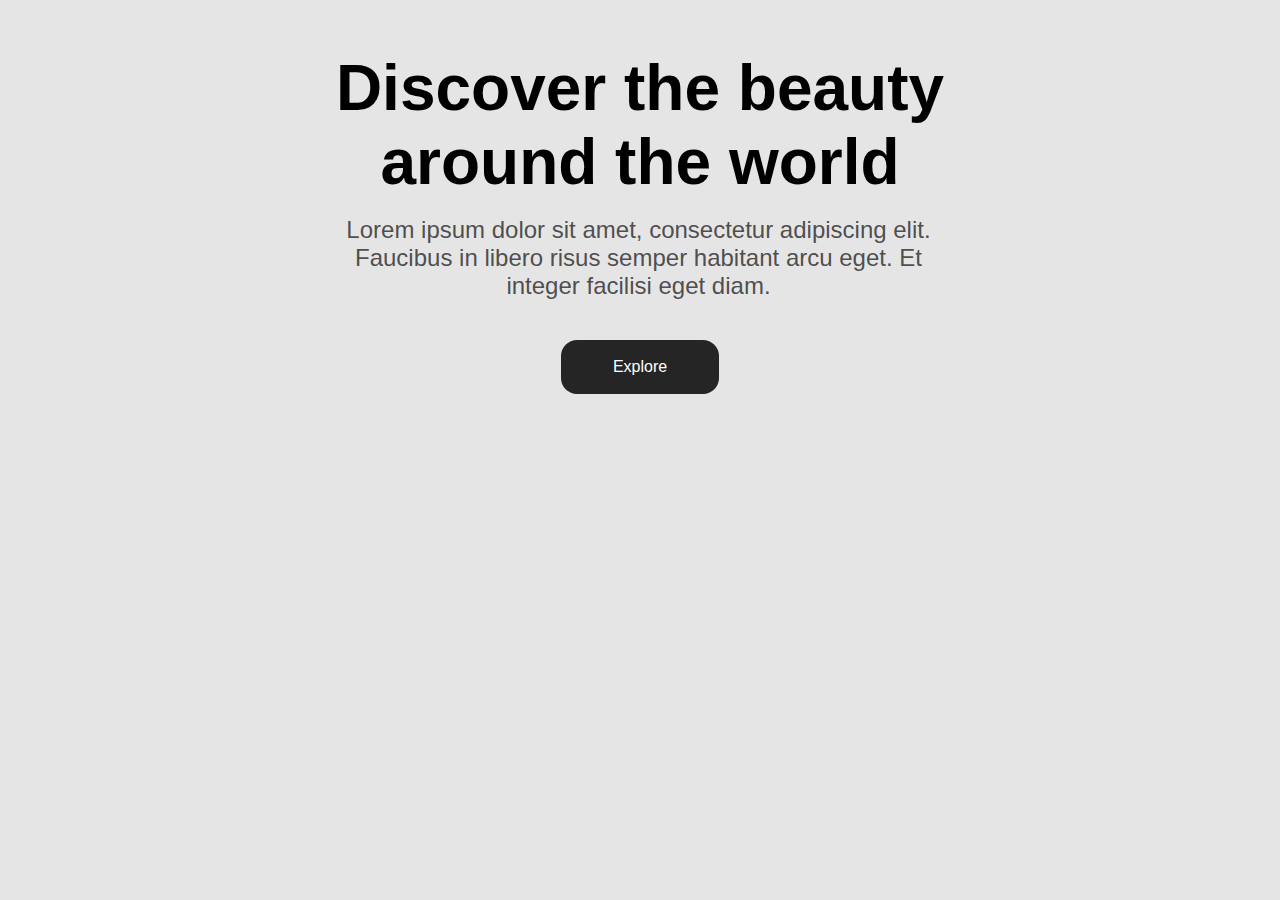
<file: prototips/prototip1_10/prototip_1/index.html>
<!DOCTYPE html>
<html lang="en">
<head>
    <meta charset="UTF-8">
    <meta name="viewport" content="width=device-width, initial-scale=1.0">
    <title>Prototip 1</title>
    <link rel="stylesheet" href="index.css">
</head>
<body>
    <div class="text-center">
        <div>
            <div class="text-align width1">
                <h1>Discover the beauty around the world</h1>     
            </div>
            <div class="text-align width2">
                <h2>Lorem ipsum dolor sit amet, consectetur adipiscing elit. Faucibus in libero risus semper habitant arcu eget. Et integer facilisi eget diam.</h2>
            </div>  
            <div class="text-center text-align">
                <p>Explore</p>
            </div>          
        </div>
    </div>

</body>
</html>
</file>
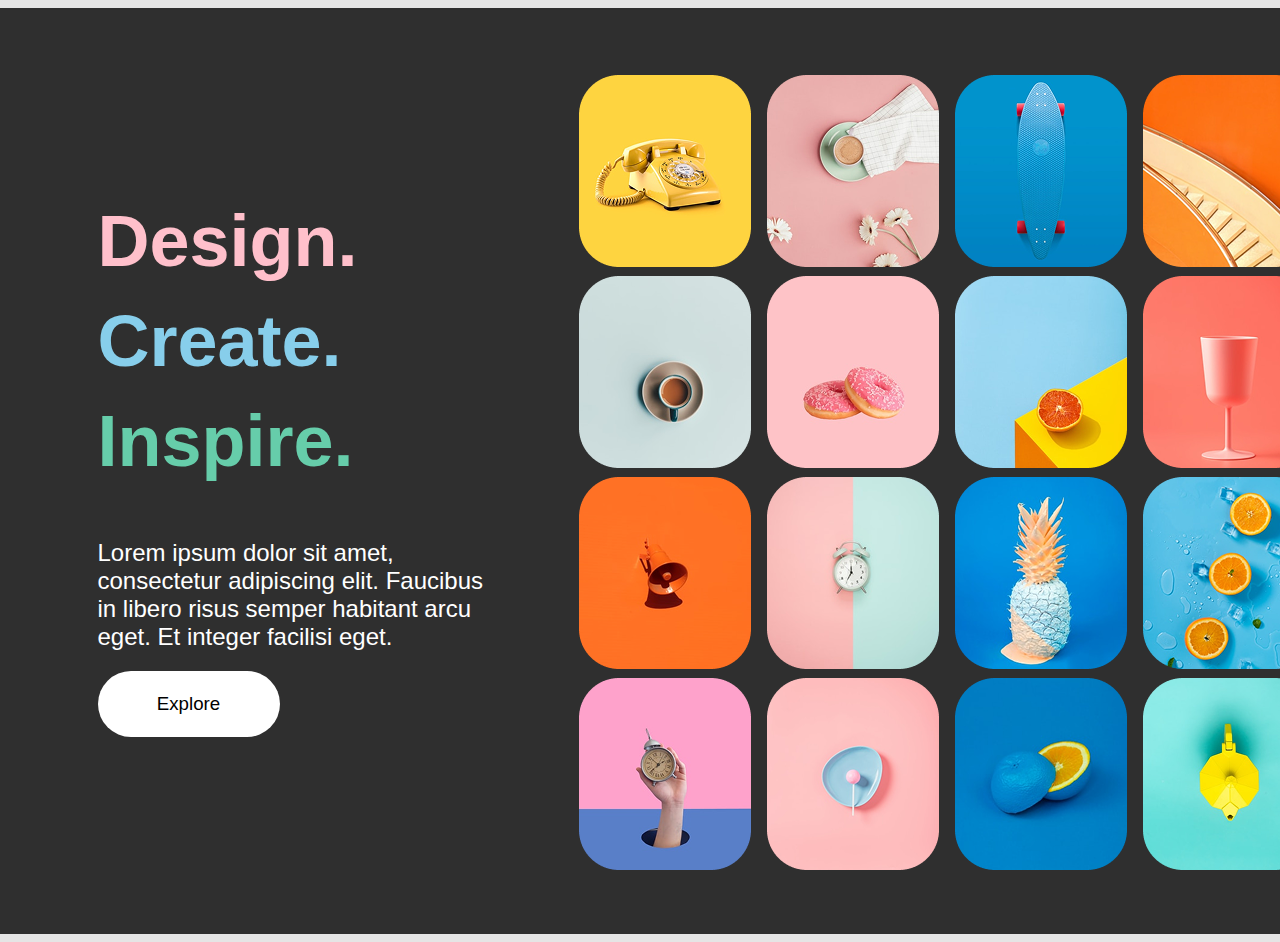
<file: prototips/prototip1_10/prototip_10/index.html>
<!DOCTYPE html>
<html lang="zxx">
<head>
    <meta charset="UTF-8">
    <meta name="viewport" content="width=device-width, initial-scale=1.0">
    <title>Prototip - 10</title>
    <link rel="stylesheet" href="index.css">
</head>
<body>
    <div class="fondo flex">
        <div class="text">
            <div>
                <h1><span class="rosa">Design.</span> <span class="azul">Create.</span> <span class="verde">Inspire.</span></h1>
                <h2>Lorem ipsum dolor sit amet, consectetur adipiscing elit. Faucibus in libero risus semper habitant arcu eget. Et integer facilisi eget.</h2>
            </div>
            <div>
                <h3>Explore</h3>
            </div>
        </div>
        <div class="flex imagenes gap">
            <div class="gap">
                <div>
                    <img src="images/1.png" alt="1">
                </div>
                <div>
                    <img src="images/2.png" alt="2">
                </div>
                <div>
                    <img src="images/3.png" alt="3">
                </div>
                <div>
                    <img src="images/4.png" alt="5">
                </div>
            </div>
            <div>
                <div>
                    <img src="images/5.png" alt="5">
                </div>
                <div>
                    <img src="images/6.png" alt="6">
                </div>
                <div>
                    <img src="images/7.png" alt="7">
                </div>
                <div>
                    <img src="images/8.png" alt="8">
                </div>
            </div>
            <div >
                <div>
                    <img src="images/9.png" alt="9">
                </div>
                <div>
                    <img src="images/10.png" alt="10">
                </div>
                <div>
                    <img src="images/11.png" alt="11">
                </div>
                <div>
                    <img src="images/12.png" alt="12">
                </div>
            </div>
            <div>
                <div>
                    <img src="images/13.png" alt="13">
                </div>
                <div>
                    <img src="images/14.png" alt="14">
                </div>
                <div>
                    <img src="images/15.png" alt="15">
                </div>
                <div>
                    <img src="images/16.png" alt="16">
                </div>
            </div>
        </div>
    </div>
</body>
</html>
</file>
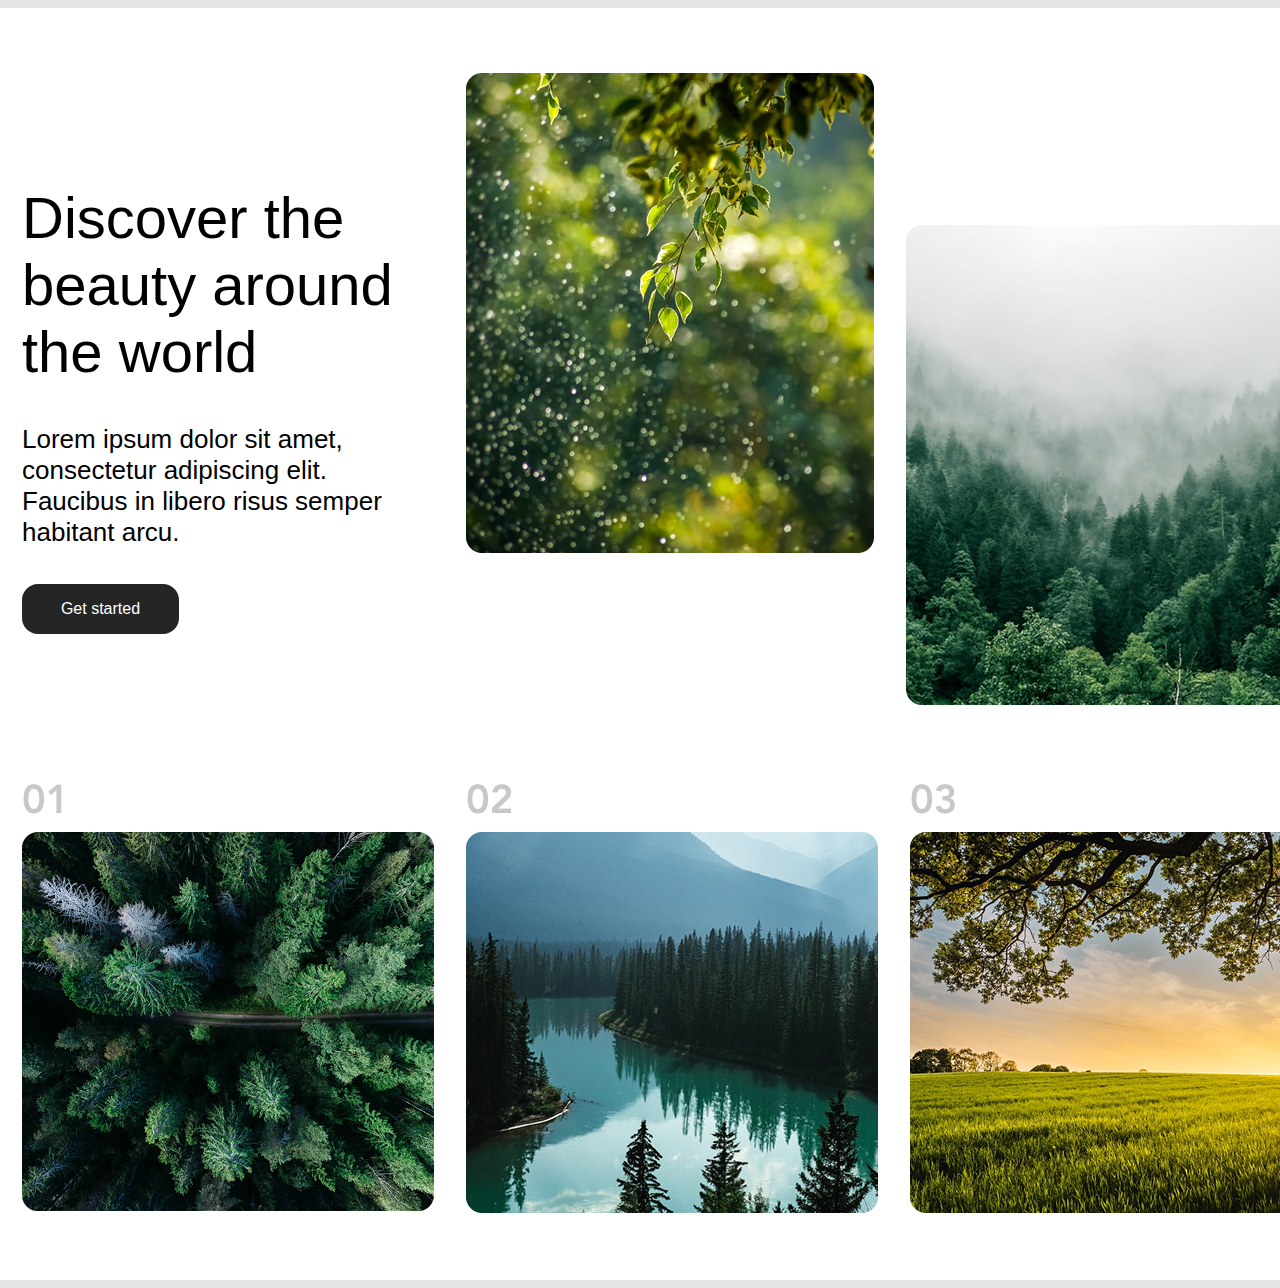
<file: prototips/prototip1_10/prototip_2/index.html>
<!DOCTYPE html>
<html lang="en">
<head>
    <meta charset="UTF-8">
    <meta name="viewport" content="width=device-width, initial-scale=1.0">
    <title>Prototip 2</title>
    <link rel="stylesheet" href="index.css">
</head>
<body>
    <div class="flex center">
        <div>   
            <div class="flex">
                <div class="margin-text">
                    <div class="width1">
                        <h1>Discover the beauty around the world</h1>
                    </div>
                    <div class="width2">
                        <h2>Lorem ipsum dolor sit amet, consectetur adipiscing elit. Faucibus in libero risus semper habitant arcu.</h2>
                    </div>
                    <div class="width3">
                        <p><a href="#">Get started</a></p>
                    </div>                
                </div>
                <div class="flex gap32">
                    <div class="margin-top-image">
                        <img src="imatges/image_left.png" alt="image_left">
                    </div>
                    <div class="margin-top2">
                        <img src="imatges/image_right.png" alt="image_right">
                    </div>
                </div>            
            </div>
            <div class="margin-top3">
                <div class="flex gap32">
                    <div class="margin-images">
                        <img src="imatges/frame3.png" alt="f1">
                    </div>
                    <div>
                        <img src="imatges/frame2.png" alt="f2">
                    </div>
                    <div>
                        <img src="imatges/frame1.png" alt="f3">
                    </div>
                </div>
            </div>                 
        </div>
    </div>

</body>
</html>
</file>
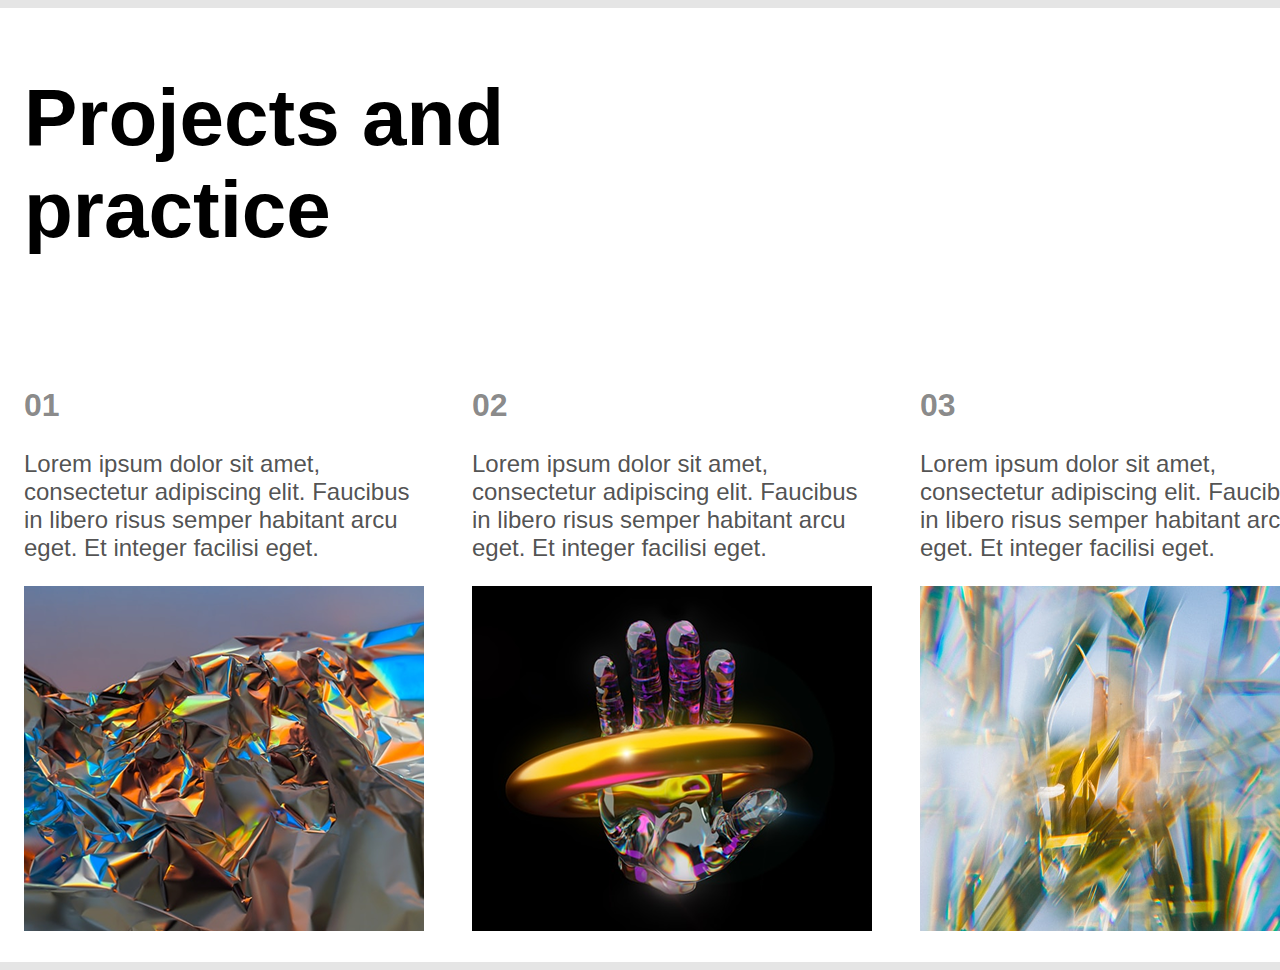
<file: prototips/prototip1_10/prototip_5/index.html>
<!DOCTYPE html>
<html lang="en">
<head>
    <meta charset="UTF-8">
    <meta name="viewport" content="width=device-width, initial-scale=1.0">
    <title>Prototip 5</title>
    <link rel="stylesheet" href="index.css">
</head>
<body>
    <div class="fondo">
        <div class="width-h1">
            <h1>Projects and practice</h1>
        </div>
        <div class="flex margin">
            <div class="width-h2">
                <div>
                    <h2>01</h2>
                    <p>Lorem ipsum dolor sit amet, consectetur adipiscing elit. Faucibus in libero risus semper habitant arcu eget. Et integer facilisi eget.</p>
                </div>
                <div>
                    <img src="images/3frame.png" alt="">
                </div>
            </div>
            <div class="width-h2">
                <div>
                    <h2>02</h2>
                    <p>Lorem ipsum dolor sit amet, consectetur adipiscing elit. Faucibus in libero risus semper habitant arcu eget. Et integer facilisi eget.</p>
                </div>
                <div>
                    <img src="images/2frame.png" alt="">
                </div>
            </div>
            <div class="width-h2">
                <div>
                    <h2>03</h2>
                    <p>Lorem ipsum dolor sit amet, consectetur adipiscing elit. Faucibus in libero risus semper habitant arcu eget. Et integer facilisi eget.</p>
                </div>
                <div>
                    <img src="images/1frame.png" alt="">
                </div>
            </div>
        </div>
    </div>
</body>
</html>
</file>
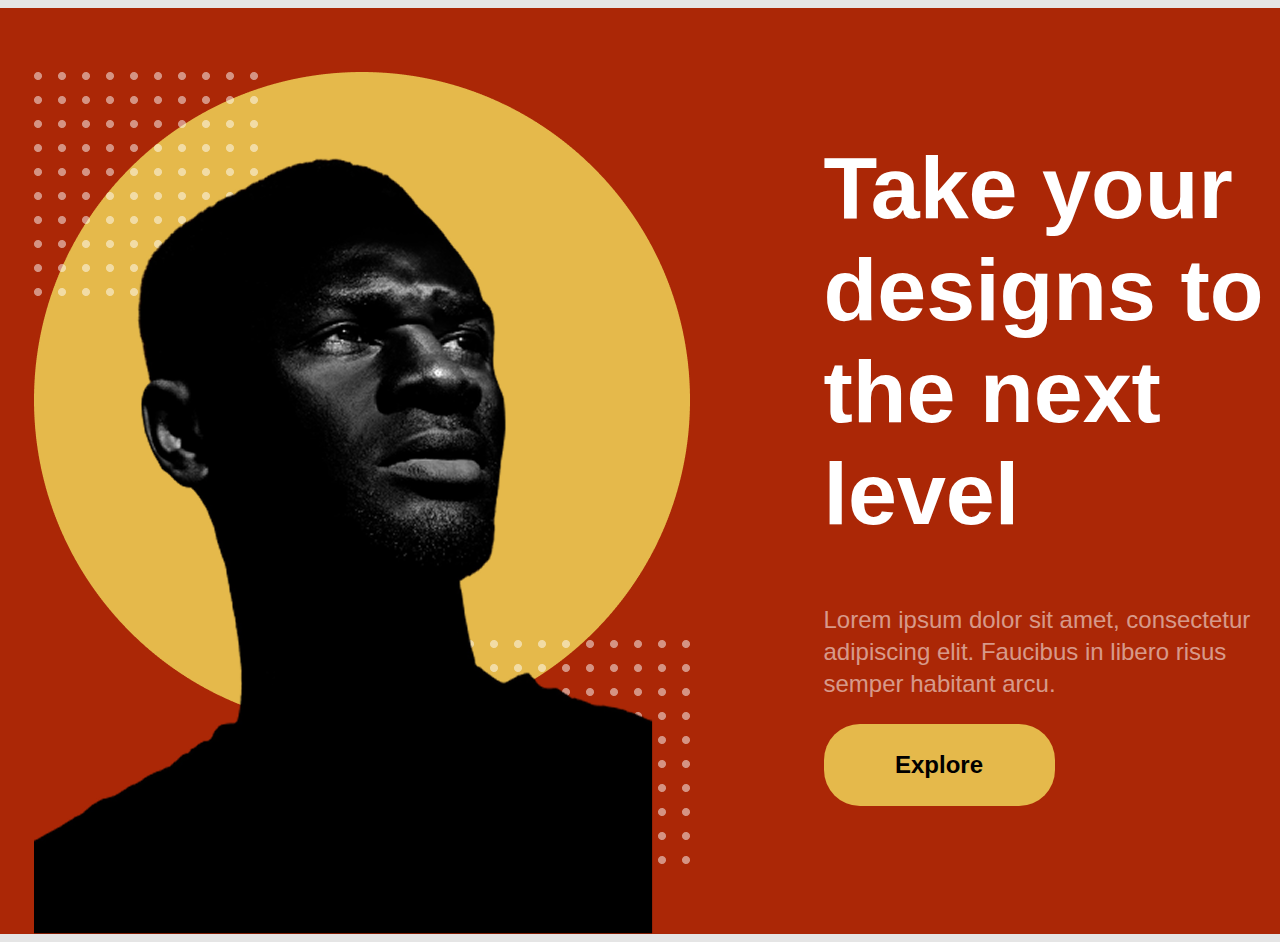
<file: prototips/prototip1_10/prototip_8/index.html>
<!DOCTYPE html>
<html lang="es">
<head>
    <meta charset="UTF-8">
    <meta name="viewport" content="width=device-width, initial-scale=1.0">
    <title>Prototip 8</title>
    <link rel="stylesheet" href="index.css">
</head>
<body>
    <div class="fondo flex">
        <div>
            <div class="imagen">
                <div>
                    <img src="images/circulo.png" alt="circulo">
                </div>
                <div class="puntos2">
                    <img src="images/puntos.png" alt="puntos"> 
                </div>
                <div class="puntos">
                    <img src="images/puntos1.png" alt="puntos1">
                </div>
                <div class="señor">
                    <img src="images/señor.png" alt="señor">
                </div>                
            </div>
        </div>
        <div class="texto">
            <div>
                <h1>Take your designs to the next level</h1>
            </div>
            <div>
                <p>Lorem ipsum dolor sit amet, consectetur adipiscing elit. Faucibus in libero risus semper habitant arcu.</p>
            </div>
            <div>
                <h2>Explore</h2>
            </div>
        </div>
    </div>
</body>
</html>
</file>
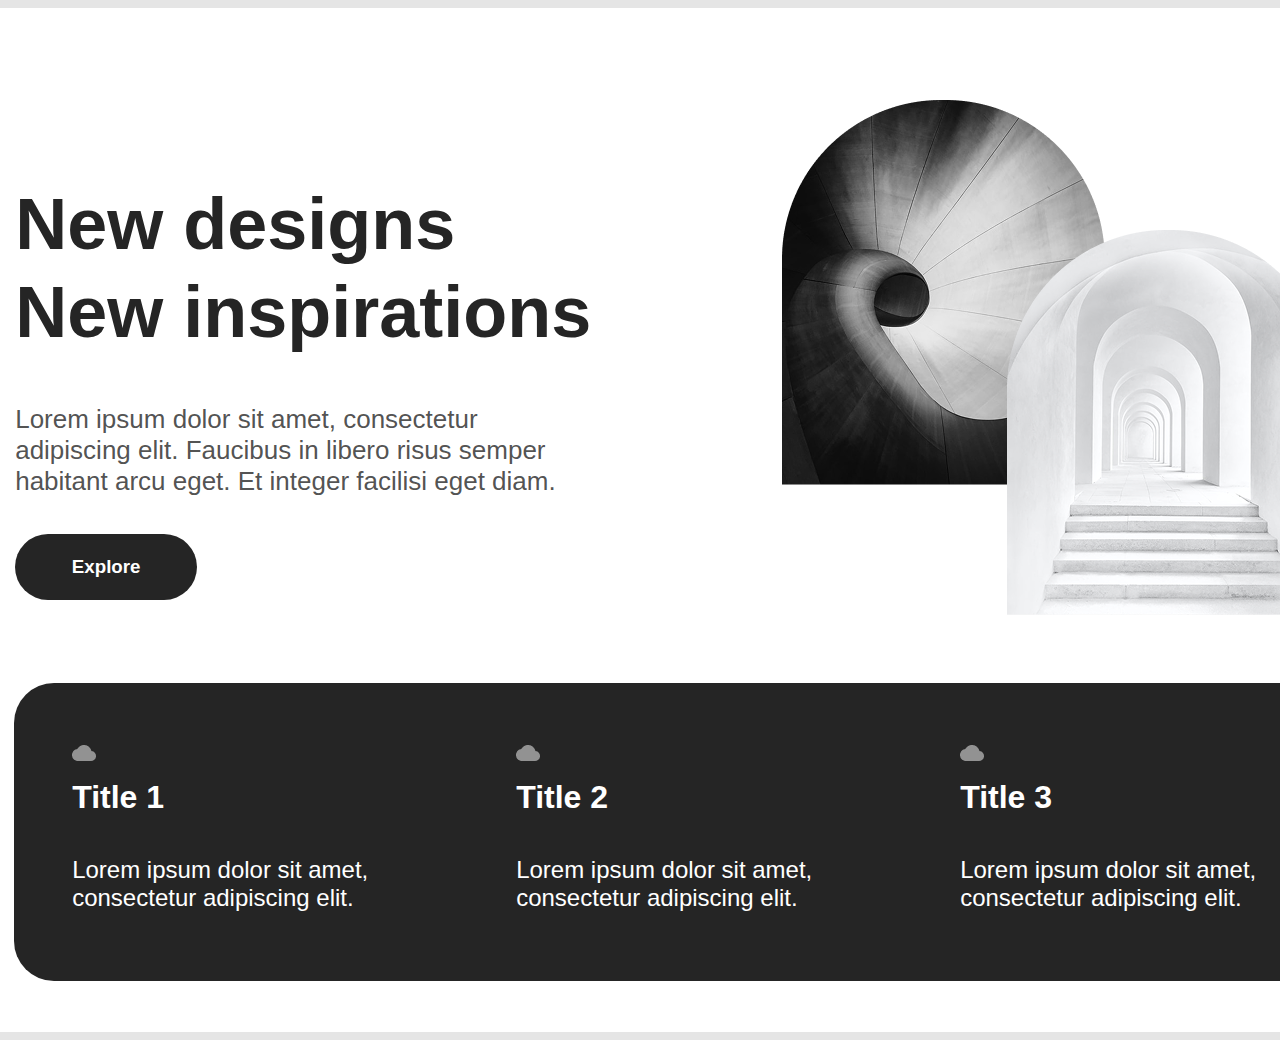
<file: prototips/prototip2_20/prototip2_11/index.html>
<!DOCTYPE html>
<html lang="zxx">
<head>
    <meta charset="UTF-8">
    <meta name="viewport" content="width=device-width, initial-scale=1.0">
    <title>Prototip - 11</title>
    <link rel="stylesheet" href="index.css">
</head>
<body>
    <main>
        <section class="flex">
            <div class="text">
                <div>
                    <h1>New designs New inspirations</h1>
                </div>
                <div>
                    <h2>Lorem ipsum dolor sit amet, consectetur adipiscing elit. Faucibus in libero risus semper habitant arcu eget. Et integer facilisi eget diam.</h2>
                </div>
                <div>
                    <h3>Explore</h3>
                </div>
            </div>
            <div class="imagenes">
                <div class="img1">
                    <img src="images/img2.png" alt="img2">
                </div>
                <div class="img2">
                    <img src="images/img1.png" alt="img1">
                </div>
            </div>
        </section>
        <section>
            <div class="list">
                <div class="list-item flex">
                    <div class="list-text">
                        <div>
                            <img src="images/nube.png" alt="nube">
                        </div>
                        <div>
                            <h4>
                                Title 1
                            </h4>
                        </div>
                        <div>
                            <p>Lorem ipsum dolor sit amet, consectetur adipiscing elit.</p>
                        </div>
                    </div>
                    <div class="list-text">
                        <div>
                            <img src="images/nube.png" alt="nube">
                        </div>
                        <div>
                            <h4>
                                Title 2
                            </h4>
                        </div>
                        <div>
                            <p>Lorem ipsum dolor sit amet, consectetur adipiscing elit.</p>
                        </div>
                    </div>
                    <div class="list-text">
                        <div>
                            <img src="images/nube.png" alt="nube">
                        </div>
                        <div>
                            <h4>
                                Title 3
                            </h4>
                        </div>
                        <div>
                            <p>Lorem ipsum dolor sit amet, consectetur adipiscing elit.</p>
                        </div>
                    </div>
                </div>
            </div>
        </section>
    </main>
</body>
</html>
</file>
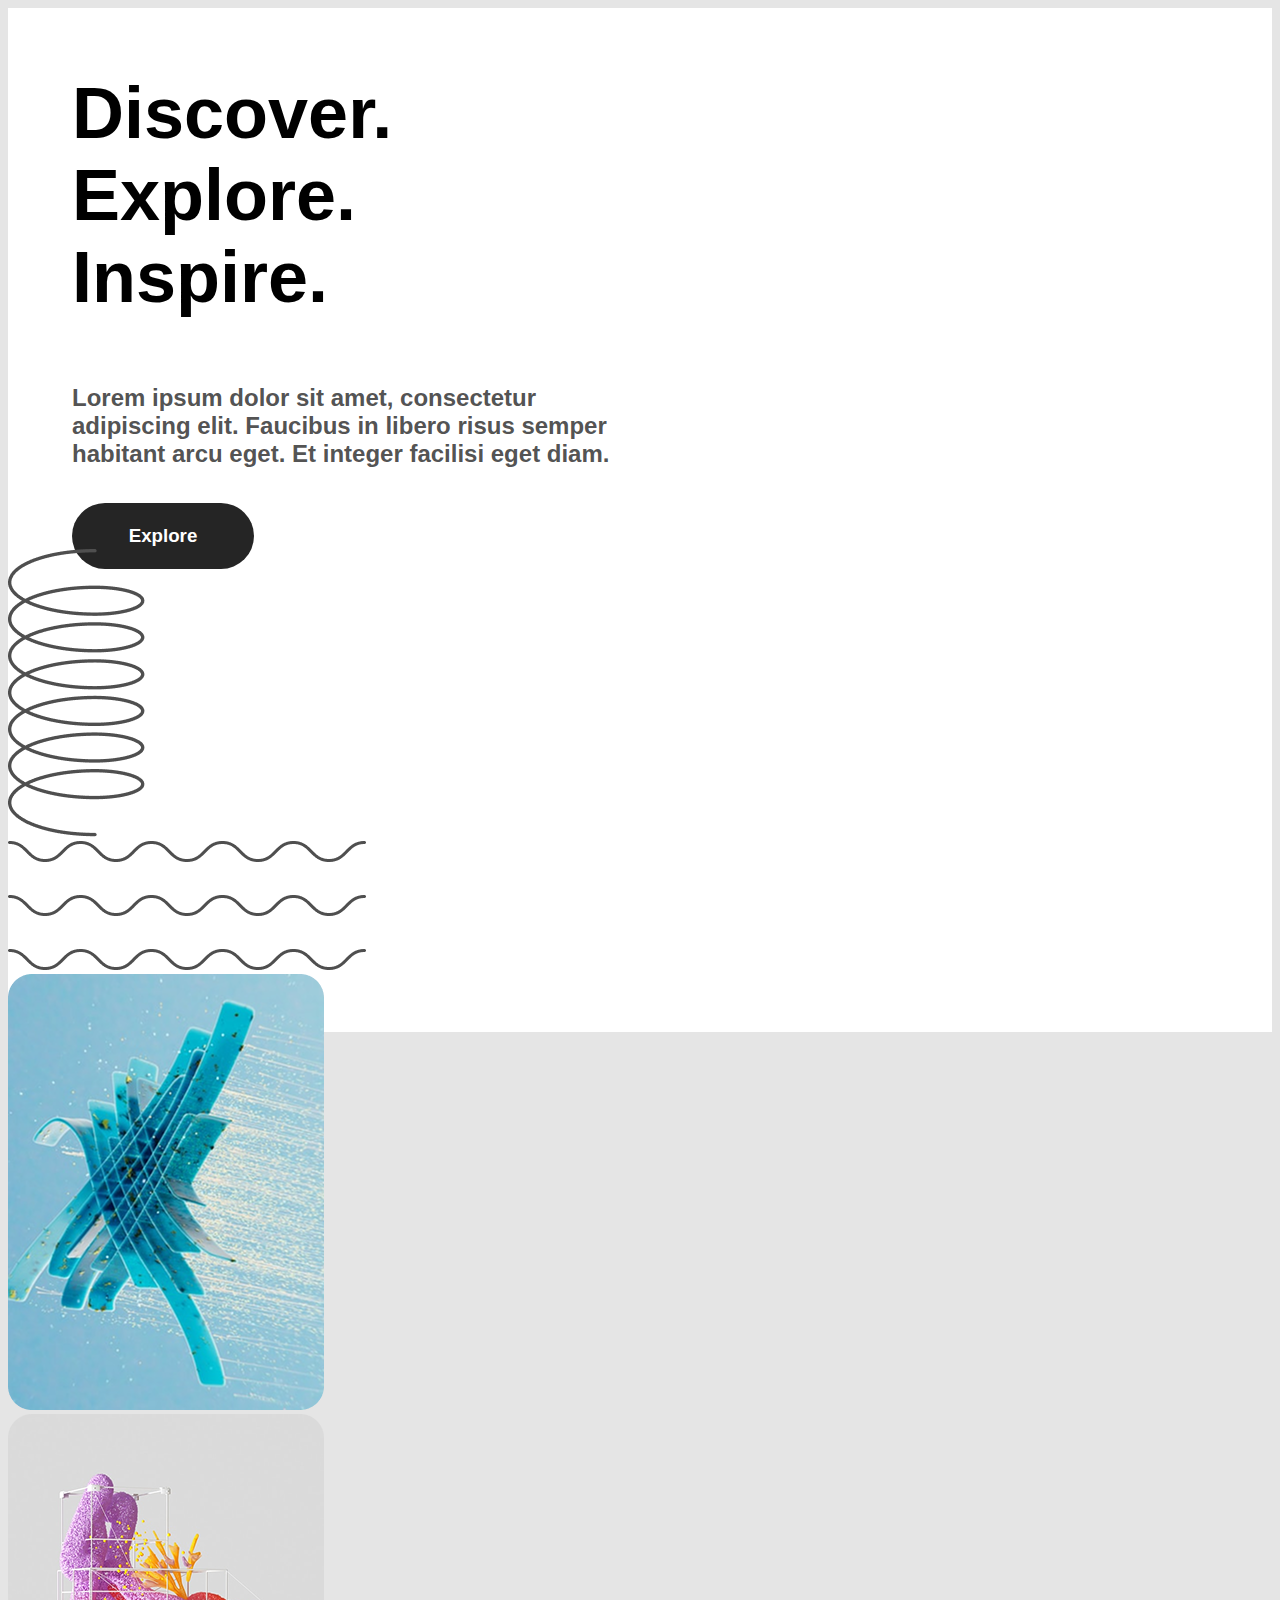
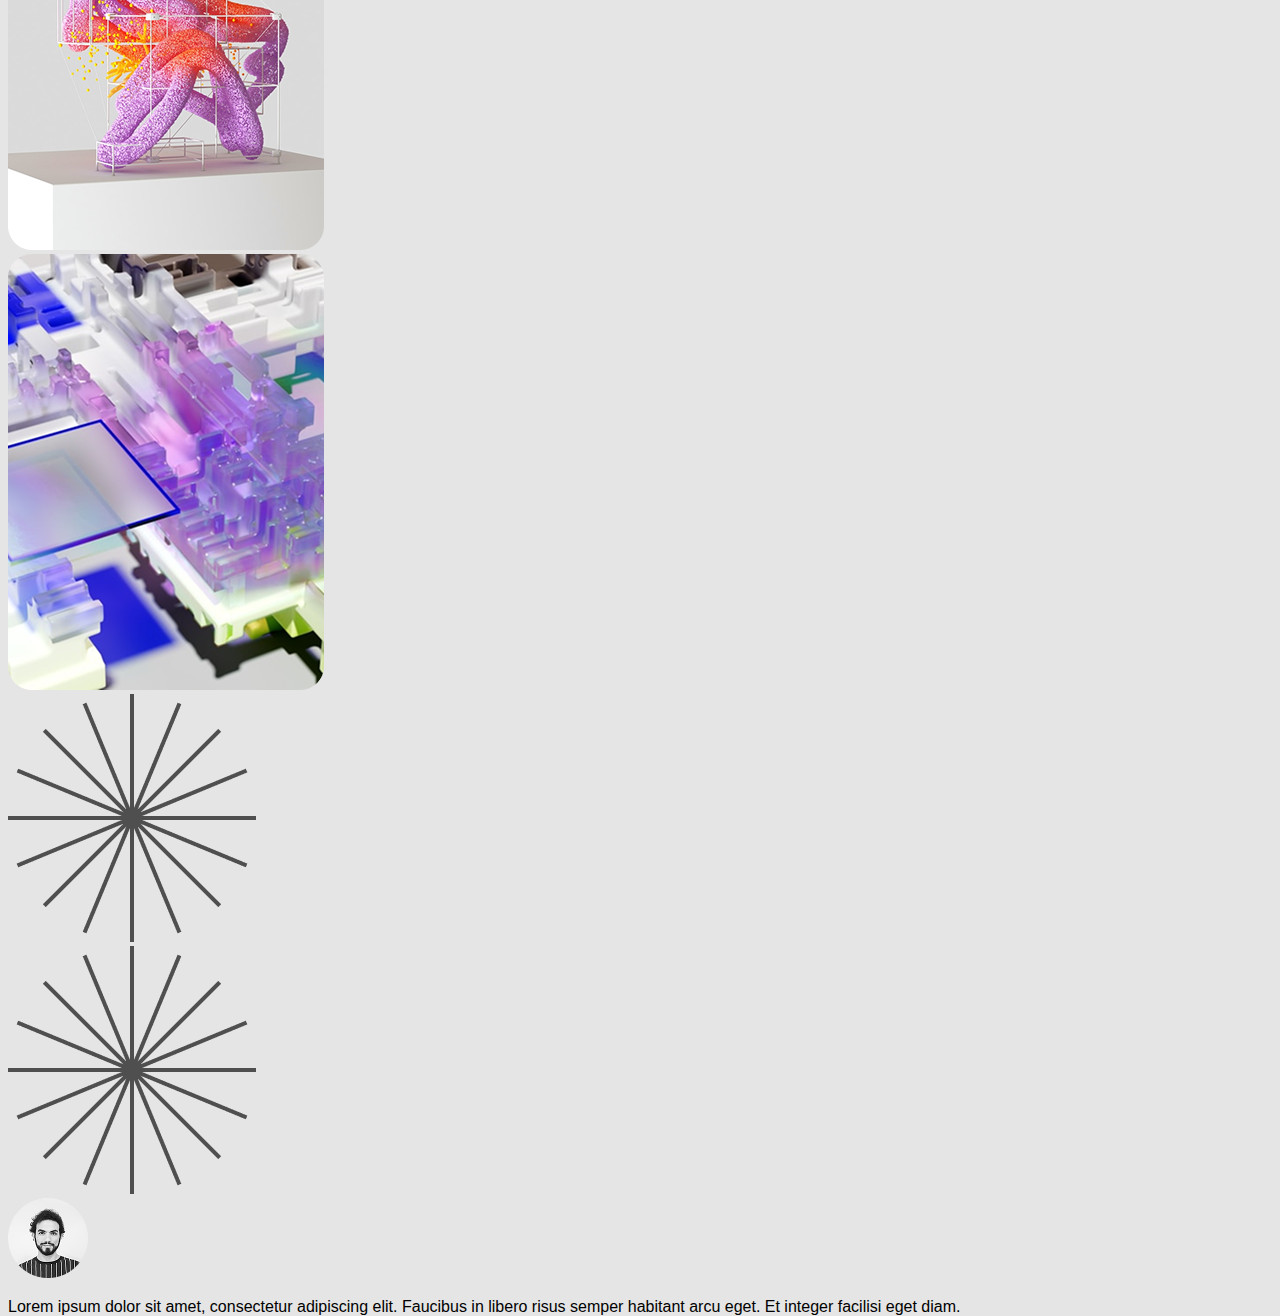
<file: prototips/prototip2_20/prototip2_12/index.html>
<!DOCTYPE html>
<html lang="en">
<head>
    <meta charset="UTF-8">
    <meta name="viewport" content="width=device-width, initial-scale=1.0">
    <title>Prototip - 12</title>
    <link rel="stylesheet" href="index.css">
</head>
<body>
    <main>
        <div class="text">
            <div>
                <h1>Discover. Explore. Inspire.</h1>
            </div>
            <div>
                <h2>Lorem ipsum dolor sit amet, consectetur adipiscing elit. Faucibus in libero risus semper habitant arcu eget. Et integer facilisi eget diam.</h2>
            </div>
            <div>
                <h3>Explore</h3>
            </div>
        </div>
        <div class="imatges">
            <div class="spiral">
                <img src="images/spiral.png" alt="spiral">
            </div>
            <div class="olas">
                <img src="images/olas.png" alt="olas">
            </div>
            <div class="img3">
                <img src="images/img3.png" alt="img3">
            </div>
            <div class="img1">
                <img src="images/img1iz.png" alt="img1">
            </div>
            <div class="img2">
                <img src="images/imagen2.png" alt="img2">
            </div>
            <div class="estrella2">
                <img src="images/estrella2.png" alt="estrella2">
            </div>
            <div class="estrella1">
                <img src="images/estrella1.png" alt="estrella1">
            </div>
            <div class="card">
                <div class="flex gap">
                    <div>
                        <img src="images/persona1.png" alt="persona1">
                    </div>
                    <div>
                        <p>Lorem ipsum dolor sit amet, consectetur adipiscing elit. Faucibus in libero risus semper habitant arcu eget. Et integer facilisi eget diam.</p>
                    </div>
                </div>
            </div>
        </div>
    </main>
</body>
</html>
</file>
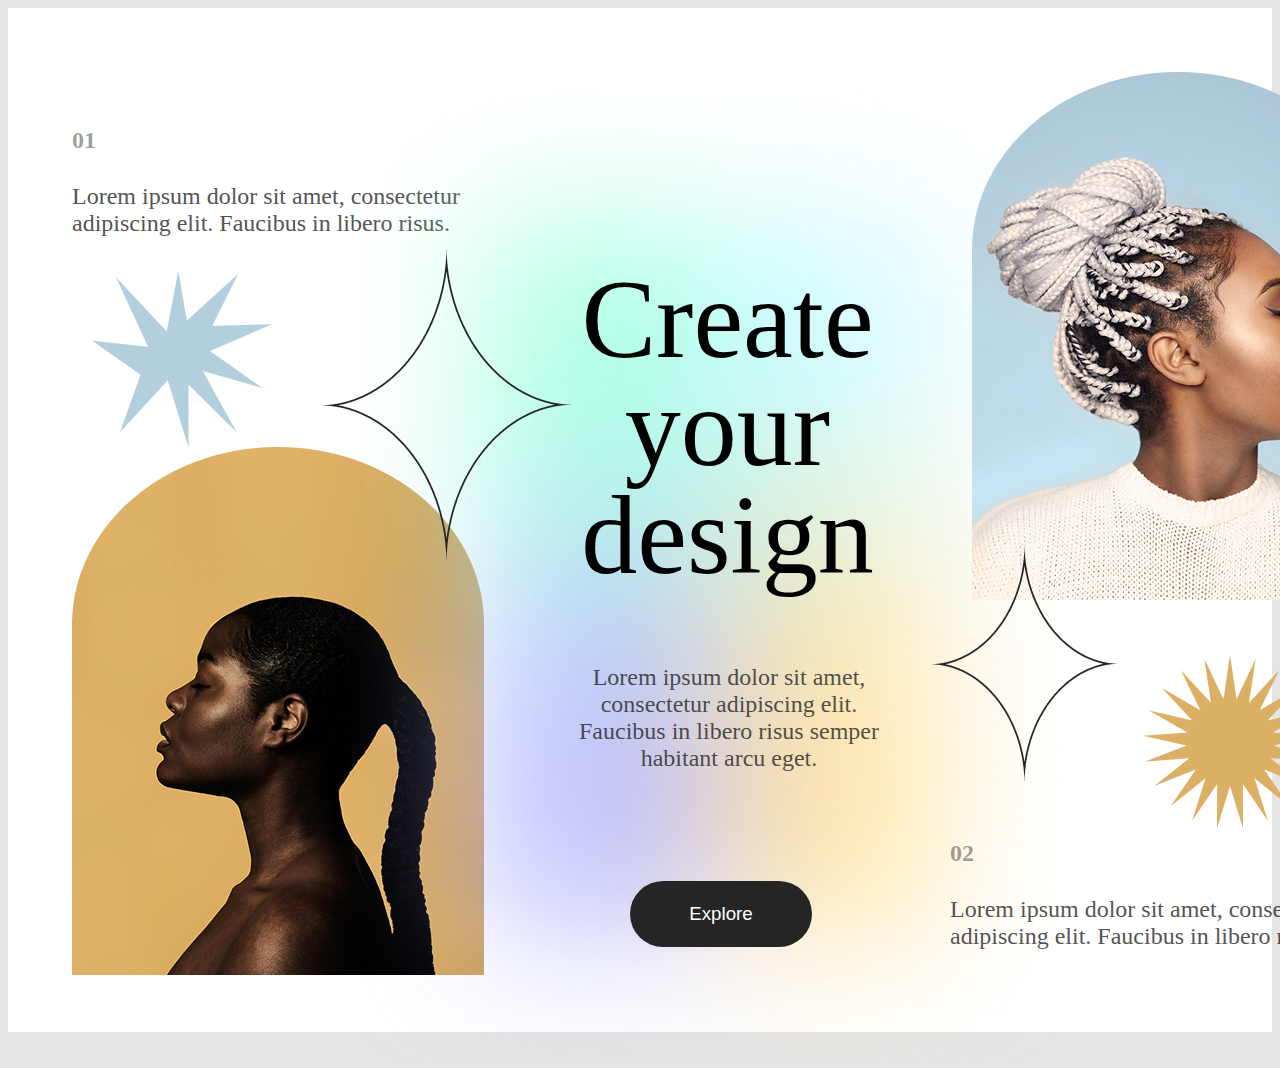
<file: prototips/prototip2_20/prototip2_13/index.html>
<!DOCTYPE html>
<html lang="en">
<head>
    <meta charset="UTF-8">
    <meta name="viewport" content="width=device-width, initial-scale=1.0">
    <title>Prototip - 13</title>
    <link rel="stylesheet" href="index.css">
</head>
<body>
    <main>
        <div class="imgleft">
            <div>
                <div>
                    <h2>01</h2>
                </div>
                <div>
                    <p>Lorem ipsum dolor sit amet, consectetur adipiscing elit. Faucibus in libero risus.</p>
                </div>
            </div>  
            <div class="explosion">
                <img src="imatges/explosion.png" alt="explosion">
            </div>
            <div>
                <img src="imatges/imagebottom.png" alt="imagebottom">
            </div>
        </div>
        <div class="gradient">
            <img src="imatges/gradient.png" alt="gradient">
        </div>
        <div class="text">
            <div>
                <h1>Create your design</h1>
            </div>
            <div class="p">
                <p class="centraltext">Lorem ipsum dolor sit amet, consectetur adipiscing elit. Faucibus in libero risus semper habitant arcu eget.</p>
            </div>
            <div class="button">
                <h3>
                    Explore
                </h3>
            </div>
        </div>
        <div class="imgtop">
            <img src="imatges/imagetop.png" alt="imagetop">
        </div>
        <div class="party">
            <img src="imatges/party.png" alt="party">
        </div>
        <div class="righttext">
            <div>
                <h2>02</h2>
            </div>
            <div>
                <p>Lorem ipsum dolor sit amet, consectetur adipiscing elit. Faucibus in libero risus.</p>
            </div>            
        </div>
        <div class="star">
            <img src="imatges/star.png" alt="star">
        </div>
        <div class="star2">
            <img src="imatges/star2.png" alt="star2">
        </div>
    </main>
</body>
</html>
</file>
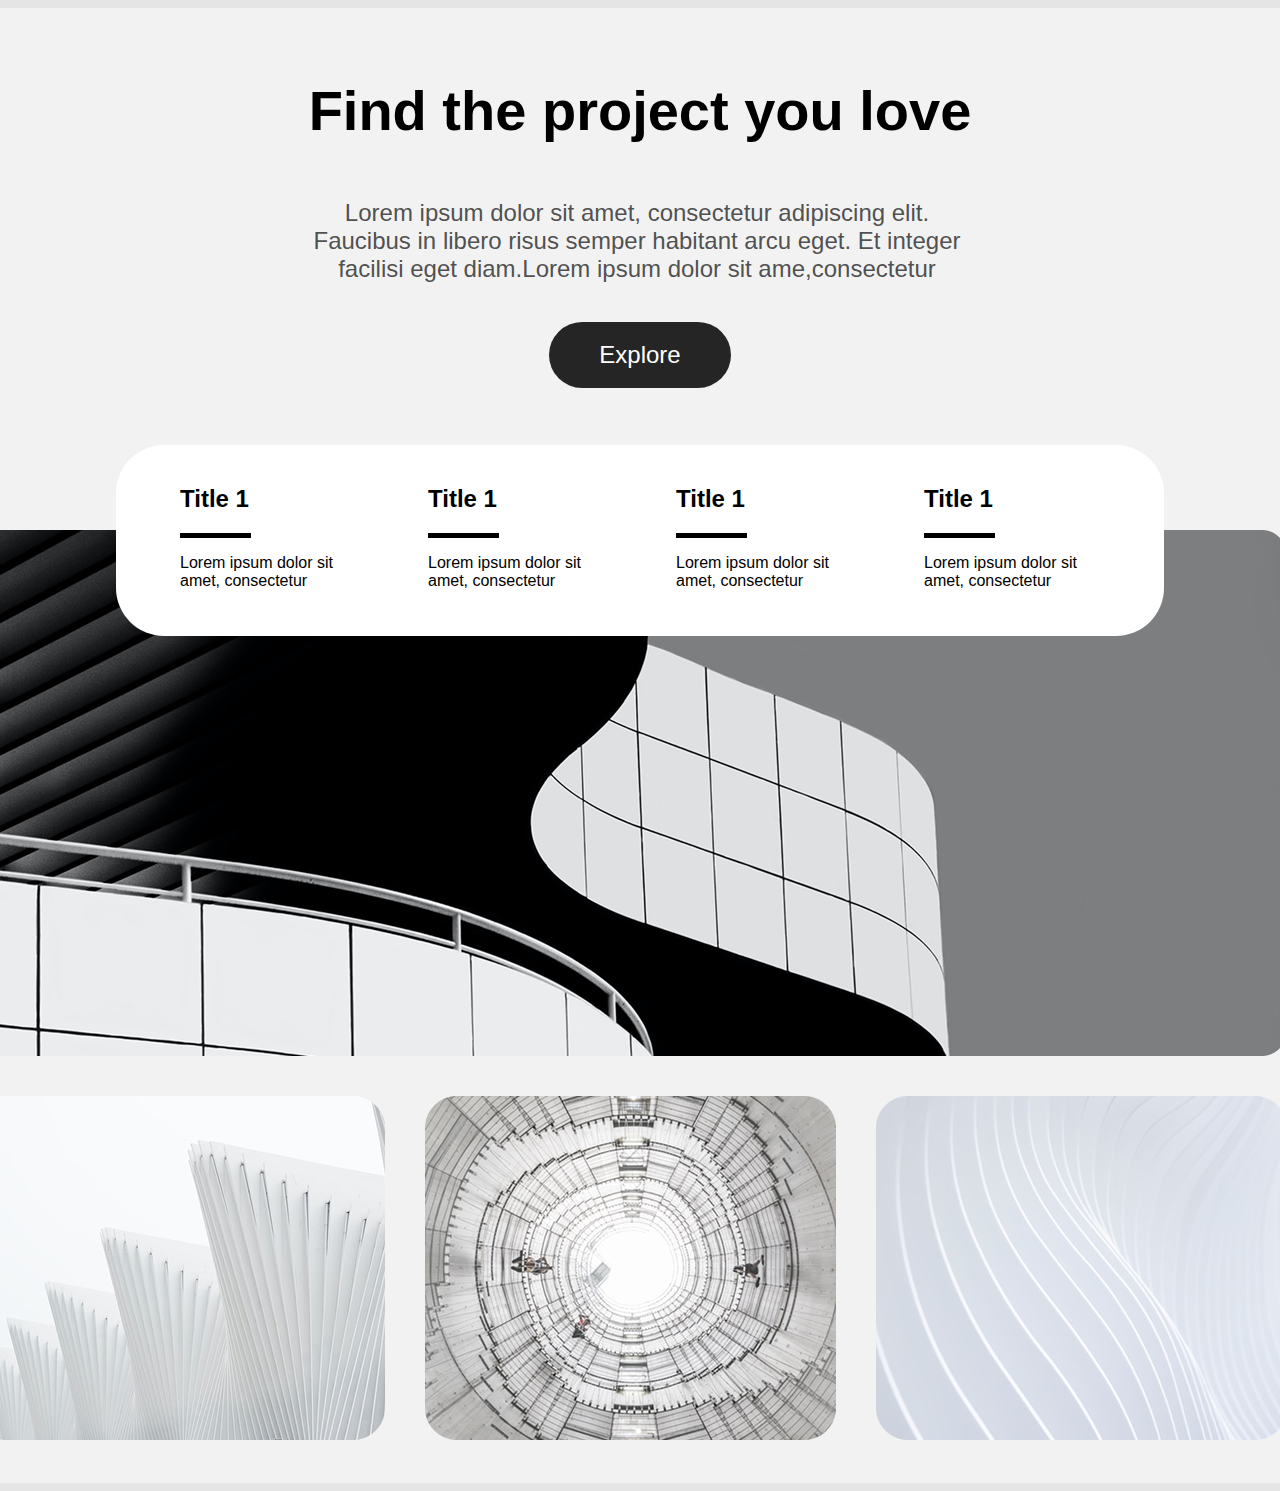
<file: prototips/prototip2_20/prototip2_17/index.html>
<!DOCTYPE html>
<html lang="en">
<head>
    <meta charset="UTF-8">
    <meta name="viewport" content="width=device-width, initial-scale=1.0">
    <title>Prototip - 17</title>
    <link rel="stylesheet" href="index.css">
</head>
<body>
    <main>
        <section>
            <div>
                <h1>Find the project you love</h1>
            </div>
            <div class="h2text">
                <h2>
                    <span>Lorem ipsum dolor sit amet, consectetur adipiscing elit.</span>
                    <span>Faucibus in libero risus semper habitant arcu eget. Et integer</span>
                    <span>facilisi eget diam.Lorem ipsum dolor sit ame,consectetur</span>
                </h2>
            </div>
            <div class="button">
                <h3>Explore</h3>
            </div>
        </section>
        <div>
            <div class="image">
                <img src="images/image.png" alt="Big Image">
            </div>
            <div class="bottomimg">
                <div>
                    <img src="images/image1.png" alt="imatgeleft">
                </div>
                <div>
                    <img src="images/imagecenter.png" alt="imatgecenter">
                </div>
                <div>
                    <img src="images/image3.png" alt="imatgeright">
                </div>
            </div>
        </div>
        <div class="list">
            <div class="listitem">
                <div>
                    <h4>Title 1</h4>
                </div>
                <div>
                    <p>Lorem ipsum dolor sit amet, consectetur</p>
                </div>
            </div>
            <div class="listitem">
                <div>
                    <h4>Title 1</h4>
                </div>
                <div>
                    <p>Lorem ipsum dolor sit amet, consectetur</p>
                </div>
            </div>
            <div class="listitem">
                <div>
                    <h4>Title 1</h4>
                </div>
                <div>
                    <p>Lorem ipsum dolor sit amet, consectetur</p>
                </div>
            </div>
            <div class="listitem">
                <div>
                    <h4>Title 1</h4>
                </div>
                <div>
                    <p>Lorem ipsum dolor sit amet, consectetur</p>
                </div>
            </div>
        </div>
    </main>
</body>
</html>
</file>
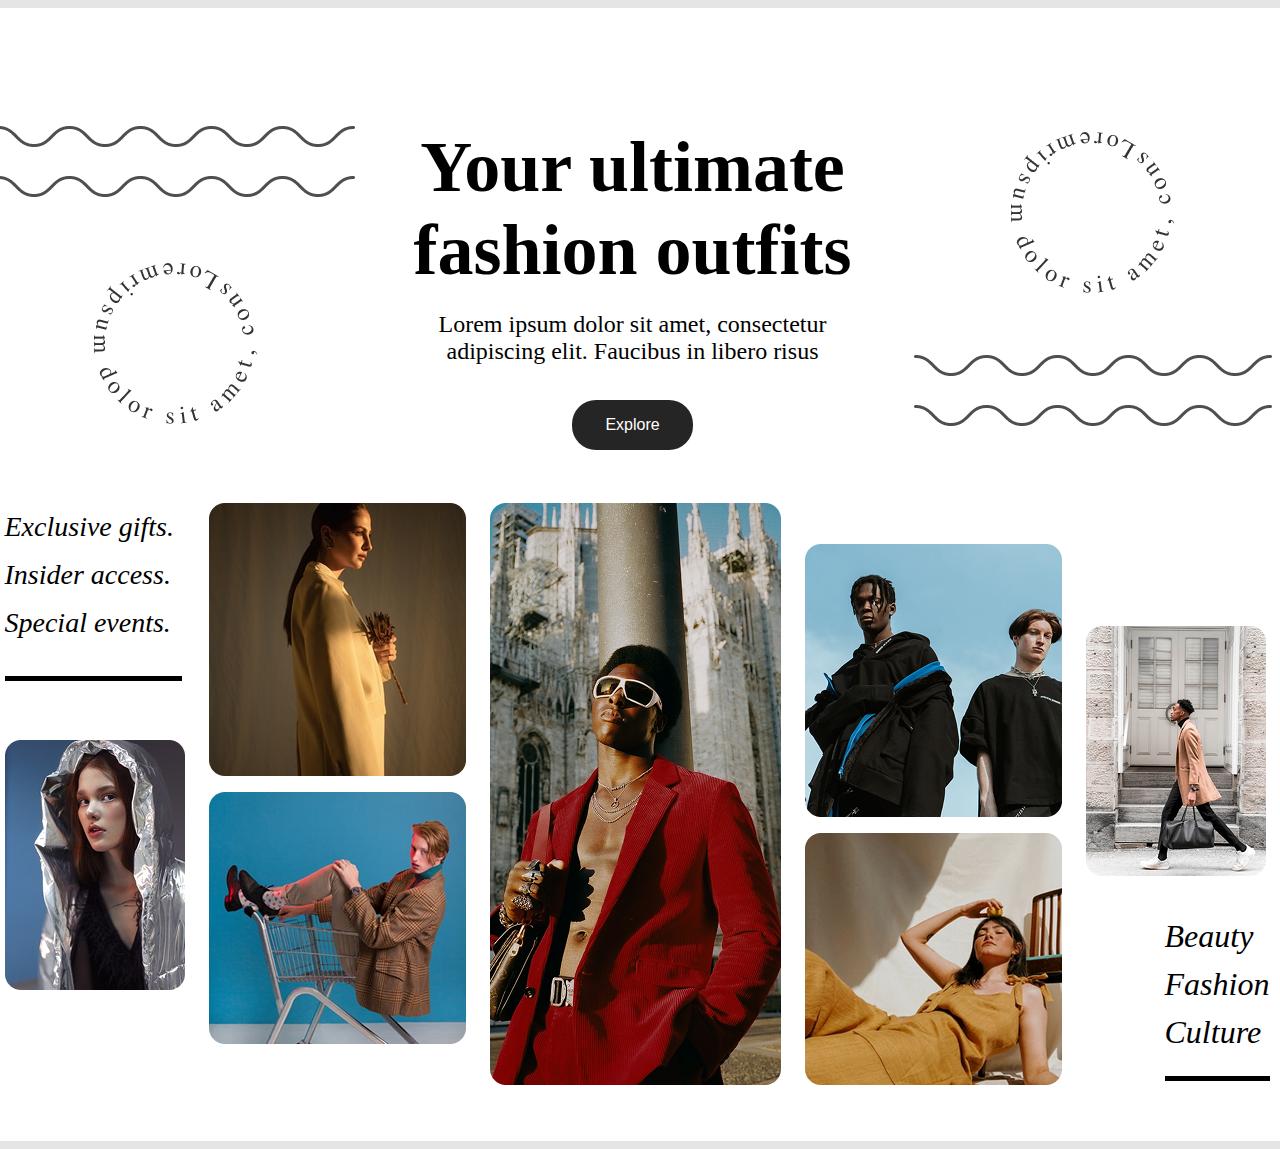
<file: prototips/prototip2_20/prototip2_18/index.html>
<!DOCTYPE html>
<html lang="en">
<head>
    <meta charset="UTF-8">
    <meta name="viewport" content="width=device-width, initial-scale=1.0">
    <title>Prototip - 18 </title>
    <link rel="stylesheet" href="index.css">
</head>
<body>
    <main>
        <section class="context">
            <div class="item">
                <div>
                    <img src="imatges/rightwaves.png" alt="wavesright">
                </div>
                <div class="circle circltop">
                    <img src="imatges/rightcircle.png" alt="circleright">
                </div>
            </div>
            <div class="textmiddle">
                <div>
                    <h1>Your ultimate fashion outfits</h1>
                </div>
                <div class="text">
                    <p class="space">Lorem ipsum dolor sit amet, consectetur adipiscing elit. Faucibus in libero risus</p>
                </div>
                <div class="buttoncenter">
                    <p class="button">Explore</p>
                </div>
            </div>
            <div class="item">
                <div class="circle circlbottom">
                    <img src="imatges/rightcircle.png" alt="circleleft">
                </div>
                <div>
                    <img src="imatges/rightwaves.png" alt="wavesleft">
                </div>
            </div>
        </section>
        <div class="gallery">
            <div>
                <div class="textright">
                    <h2 class="firsth2">
                        Exclusive gifts. Insider access. Special events.
                    </h2>
                </div>
                <div class="left-item">
                    <img src="imatges/left.png" alt="left image from the gallery">
                </div>
            </div>
            <div>
                <div class="imageleft">
                    <img src="imatges/left22.png" alt="left section 2 imatge 2">
                </div>
                <div>
                    <img src="imatges/left21.png" alt="left section2 imatge 1">
                </div>
            </div>
            <div>
                <div>
                    <img src="imatges/middle.png" alt="Middle img">
                </div>
            </div>
            <div>
                <div class="imageright">
                    <img src="imatges/right21.png" alt="right section 2 img 1">
                </div>
                <div>
                    <img src="imatges/right22.png" alt="right section 2 img 2">
                </div>
            </div>
            <div>
                <div class="lastrigthimg">
                    <img src="imatges/right.png" alt="The unique right img">                    
                </div>
                <div>
                    <h2 class="secondh2">
                        Beauty Fashion Culture
                    </h2>                    
                </div>
            </div>
        </div>
    </main>
</body>
</html>
</file>
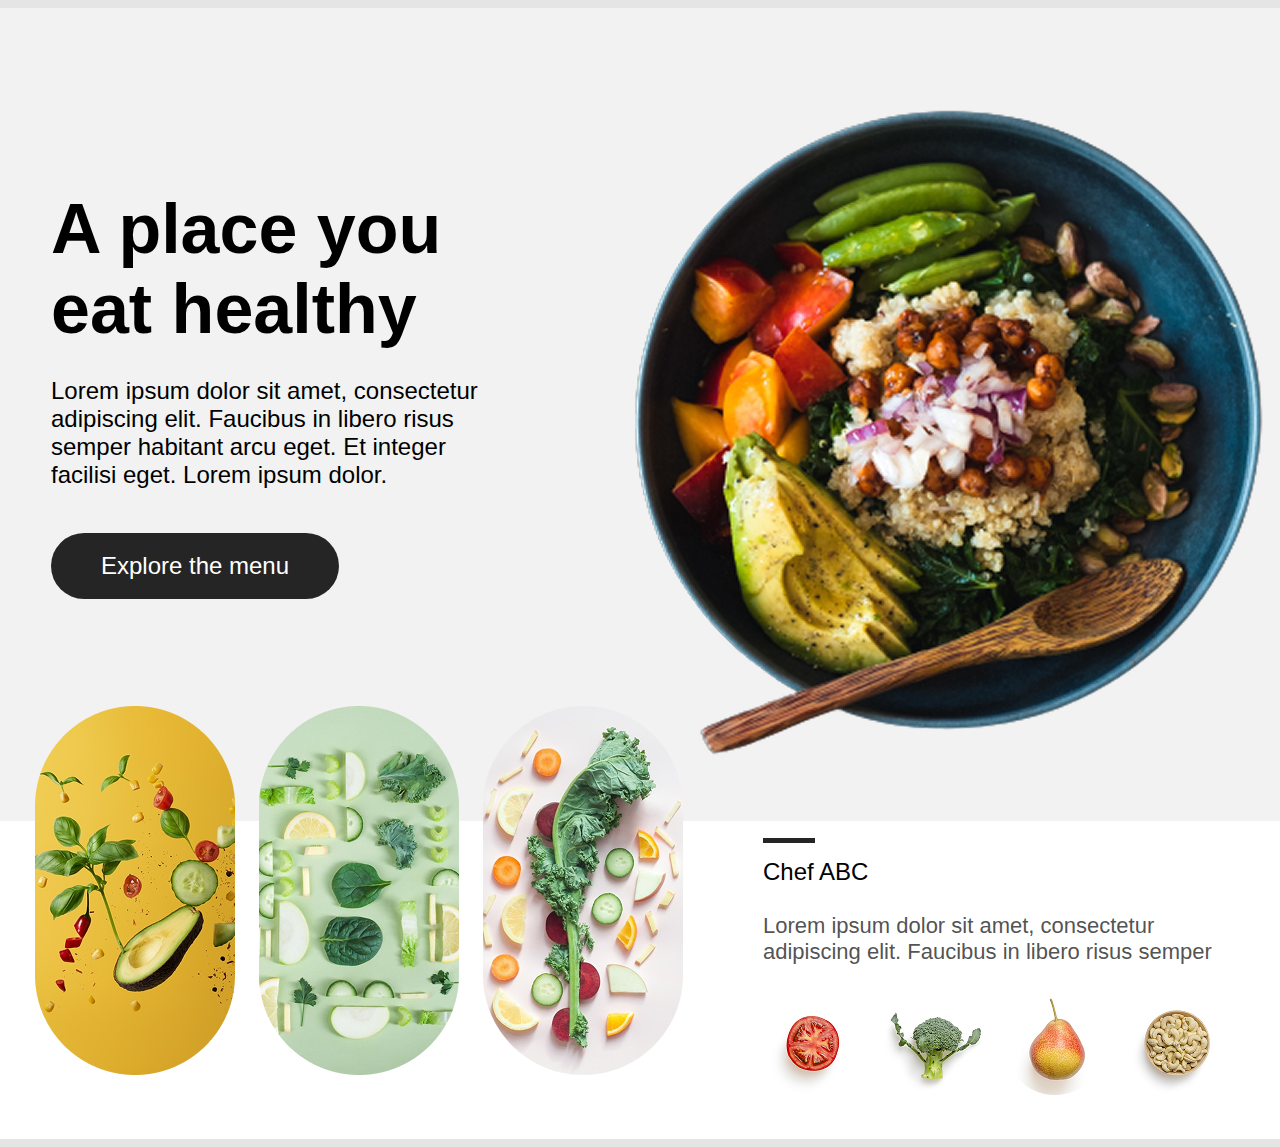
<file: prototips/prototip2_20/prototip2_19/index.html>
<!DOCTYPE html>
<html lang="en">
<head>
    <meta charset="UTF-8">
    <meta name="viewport" content="width=device-width, initial-scale=1.0">
    <title>Prototip 19</title>
    <link rel="stylesheet" href="index.css">
</head>
<body>
    <main>
        <section class="flex">
            <div class="maintext">
                <div>
                    <h1>
                        A place you eat healthy
                    </h1>
                </div>
                <div>
                    <p class="secondtext">Lorem ipsum dolor sit amet, consectetur adipiscing elit. Faucibus in libero risus semper habitant arcu eget. Et integer facilisi eget. Lorem ipsum dolor.</p>
                </div>
                <div>
                    <p class="button">Explore the menu</p>
                </div>
            </div>
            <div class="img1">
                <img src="imatges/image1.png" alt="img1">
            </div>
        </section>
        <div class="h2text">
            <div>
                <div class="rectangle">
                    <h2>Chef ABC</h2>
                </div>
                <div>
                    <p class="description">Lorem ipsum dolor sit amet, consectetur adipiscing elit. Faucibus in libero risus semper</p>
                </div>
            </div>
            <div>
                <img src="imatges/mixfruit.png" alt="Mix fruit and salad">
            </div>
        </div>
        <div class="flex gap gallery">
            <div>
                <img src="imatges/rectangleavocado.png" alt="Img avocadp">
            </div>
            <div>
                <img src="imatges/rectanglesalad.png" alt="Img salad">
            </div>
            <div>
                <img src="imatges/rectanglefruits.png" alt="Img fruits">
            </div>
        </div>
    </main>
</body>
</html>
</file>
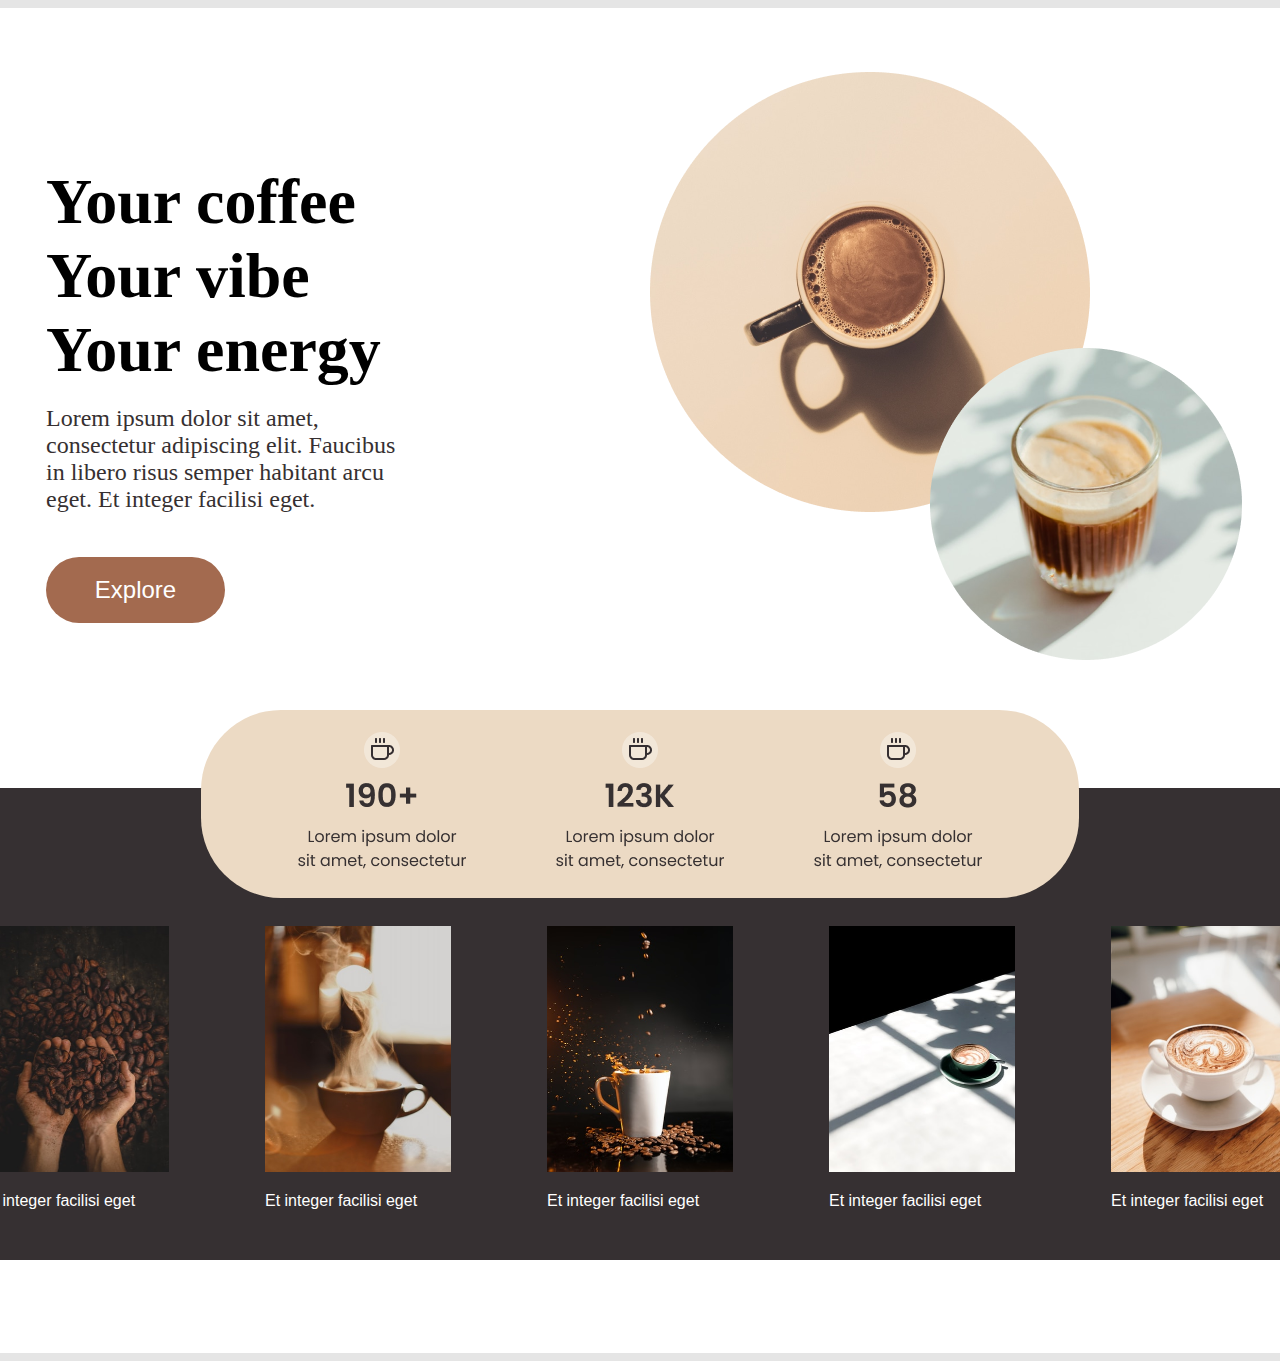
<file: prototips/prototip2_20/prototip2_20/index.html>
<!DOCTYPE html>
<html lang="da">
<head>
    <meta charset="UTF-8">
    <meta name="viewport" content="width=device-width, initial-scale=1.0">
    <title>Prototip 20</title>
    <link rel="stylesheet" href="index.css">
</head>
<body>
    <main>
        <div class="flex">
            <div class="content">
                <div>
                    <h1>Your coffee Your vibe Your energy</h1>
                </div>
                <div>
                    <p class="description"><span>Lorem ipsum dolor sit amet,</span> <span>consectetur adipiscing elit. Faucibus</span> <span>in libero risus semper habitant arcu </span>eget. Et integer facilisi eget.</p>
                </div>
                <div>
                    <p class="button">Explore</p>
                </div>
            </div>
            <div class="imagenes">
                <div class="firstcoffee">
                    <img src="imatges/firstcoffee.png" alt="firstcoffee">
                </div>
                <div class="secondcoffee">
                    <img src="imatges/secondcoffee.png" alt="secondcoffee">
                </div>
            </div>
        </div>
        <div class="imgbottom">
            <div class="gallery">
                <div class="item-gallery">
                    <div>
                        <img src="imatges/cacaoone.jpg" alt="cacaoone">
                    </div>
                    <div>
                        <p>Et integer facilisi eget</p>
                    </div>
                </div>
                <div class="item-gallery">
                    <div>
                        <img src="imatges/coffeetwo.jpg" alt="coffeetwo">
                    </div>
                    <div>
                        <p>Et integer facilisi eget</p>
                    </div>
                </div>
                <div class="item-gallery">
                    <div>
                        <img src="imatges/coffethirfd.jpg" alt="coffeethird">
                    </div>
                    <div>
                        <p>Et integer facilisi eget</p>
                    </div>
                </div>
                <div class="item-gallery">
                    <div>
                        <img src="imatges/coffeegout.jpg" alt="coffeefourth">
                    </div>
                    <div>
                        <p>Et integer facilisi eget</p>
                    </div>
                </div>
                <div class="item-gallery">
                    <div>
                        <img src="imatges/coffeefive.jpg" alt="coffeefifth">
                    </div>
                    <div>
                        <p>Et integer facilisi eget</p>
                    </div>
                </div>
            </div>
        </div>
        <div class="list">
            <div>
                <img src="imatges/listtext.png" alt="listtext">
            </div>
        </div>
    </main>
</body>
</html>
</file>
<file: prototips/prototip1_10/prototip_1/index.css>
body{ /*Un body con un fondo de color blanco*/
    font-family: Arial, Helvetica, sans-serif;
    background-color: #E5E5E5;
    display: flex;
    justify-content: center;
}

h1{
    font-size: 64px; /*Tamaño H1*/
}

h2{ /*Color y quitar negrita*/
    color: #252525CC;
    font-weight: normal;
}

.text-center{ /*Poner cualquier objeto en el medio*/
   display: flex;
   justify-content: center; 
}

.text-align{ /*Para alinear el tamaño*/
    text-align: center;
}

.width1{ /*Width del h1*/
    width: 610px;
    height: 145px;
}

.width2{ /*Width del h2*/
    width: 607px;
    height: 108px;
}

.width3{ /*Width del boton*/
    width: 158px;
    height: 54px;
}

p{ /*hacer el botón y ponerlo en el medio*/
    color: #FFFFFF;
    background-color: #252525;
    border-radius: 16px;
    width: 158px;
    height: 54px;
    display: flex;
    align-items: center;
    justify-content: center;
}

.flex{ /*Para poner flex*/
    display: flex;
}

.gap{ /*Espacio entre items de 16px*/
    gap: 16px;
}

.margin-top{ /*Margen entre las imagenes i el boton*/
    margin-top: 32px;
}

.margin-top2{ /*Margen entre las imagenes i debajo de las 4 ultimas imagenes.*/
    margin-top: 16px;
    margin-bottom: 32px;
}

a{ /*Quitar decoración del enlace y ponerle color blanco*/
    text-decoration: none;
    color: #FFFFFF;
}

.fondo{
    background-color: #FFFFFF;
}

.margin-h{
    margin: 0 64px;
}
</file>
<file: prototips/prototip1_10/prototip_10/index.css>
body{
    background-color: #E5E5E5;
    display: flex;
    justify-content: center;
    font-family: Arial, Helvetica, sans-serif;    
}

.fondo{
    width: 1440px;
    height: 926px;
    background-color: #2F2F2F;
}

.text{
    width: 449px;
    height: 582px;
    margin-left: 132px;
    margin-top: 135px;
}

h1{
    width: 370px;
    font-size: 72px;
    font-weight: 700;
    line-height: 100px;
    padding: 0;
}

.rosa{
    color: pink;
}

.azul{
    color: skyblue;
}

.verde{
    color: mediumaquamarine;
}

h2{
    font-size: 24px;
    font-weight: 400;
    width: 409px;
    padding: 0;
    color: #FFFFFF;
}

h3{
    background-color: #FFFFFF;
    border-radius: 36px;
    width: 182px;
    height: 66px;
    display: flex;
    justify-content: center;
    align-items: center;
    font-weight: normal;
}

.flex{
    display: flex;
}

.imagenes{
    margin-top: 67px;
    margin-left: 32px;
}
.gap{
    gap: 16px;
}

img{
    margin-bottom: 5px;
}
</file>
<file: prototips/prototip1_10/prototip_2/index.css>
body{
    font-family: Arial, Helvetica, sans-serif;
    background-color: #E5E5E5;
    display: flex;
    justify-content: center;
}

.flex{
    display: flex;
}

.column{
    flex-direction: column;
}

.center{
    background-color: #FFFFFF;
    width: 1440px;
    height: 1272px;
}

.margin-text{
    margin-top: 137px;
    margin-left: 64px;
}

.margin-images{
    margin-left: 64px;
}

.margin-top-image{
    margin-top: 65px;
}

.margin-top2{
    margin-top: 217px;
}

.margin-top3{
    margin-top: 64px;
}

.width1{
    width: 444px;
    height: 231;
}

.width2{
    width: 386px;
    height: 144px;
}

h1{
    font-size: 58px;
    font-weight: 500;
}

h2{
    font-weight: normal;
    font-size: 26px;
}

p{
    background-color: #252525;
    color: #FFFFFF;
    border-radius: 16px;
    text-align: center;
    width: 157px;
    height: 50px;
    display: flex;
    align-items: center;
    justify-content: center;
} 

.gap32{
    gap: 32px;
}

a{
    text-decoration: none;
    color: #FFFFFF;
}
</file>
<file: prototips/prototip1_10/prototip_5/index.css>
body{
    font-family: Arial, Helvetica, sans-serif;
    background-color: #E5E5E5;
    display: flex;
    justify-content: center;
}

.fondo{
    background-color: #FFFFFF;
    width: 1440px;
    height: 954px;
}

.width-h1{
    width: 531px;
    height: 208px;
    margin-top: 64px;
    margin-left: 88px;
}

h1{
    font-size: 80px;
}

.flex{
    display: flex;
}

.width-h2{
    width: 400px;
    height: 549px;
    margin: 24px;
}

.margin{
    margin-left: 64px;
    margin-top: 56px;
}

h2{
    font-size: 32px;
    color: #2525258C;
}

p{
    font-size: 24px;
    color: #252525CC;
}
</file>
<file: prototips/prototip1_10/prototip_8/index.css>
body{
        background-color: #E5E5E5;
        display: flex;
        justify-content: center;
        font-family: Arial, Helvetica, sans-serif;
    }

    .fondo{
        background-color: #AB2706;
        width: 1440px;
        height: 926px;
    }

    .imagen{
        position: relative;
        width: 656px;
        height: 861.5px;
        margin-left: 64px;
        margin-top: 64px;
    }

    .señor{
        position: absolute;
        top: 66px;
        content: '';
        width: 618.33px;
        height: 795.5px;
    }

    .puntos{
        position: absolute;
        content: '';
        width: 224px;
        height: 224px;
        top: 0px;
    }

    .puntos2{
        position: absolute;
        content: '';
        width: 224px;
        height: 224px;
        bottom: 0;
        right: 0;
        bottom: 70px;
    }

    .texto{
        width: 487px;
        height: 674px;
        margin-top: 70px;
        margin-left: 134px;
        color: #FFFFFF;
    }

    h1{
        font-size: 88px;
    }

    p{
        font-size: 24px;
        font-weight: lighter;
        line-height: 32px;
        color: #ffffff8a;
    }

    h2{
        color: #000000;
        background-color: #E5B94B;
        width: 231px;
        height: 82px;
        border-radius: 36px;
        display: flex;
        justify-content: center;
        align-items: center;
    }

    .flex{
        display: flex;
    }
</file>
<file: prototips/prototip2_20/prototip2_11/index.css>
body{ /*Un body con un fondo de color blanco*/
    font-family: Arial, Helvetica, sans-serif;
    background-color: #E5E5E5;
    display: flex;
    justify-content: center;
}

main{
    background-color: #FFFFFF;
    width: 1444px;
    height: 1024px;
}

.text{
    width: 637px;
    height: 414px;
    margin-left: 65px;
    margin-top: 124px;
}

h1{
    font-size: 72px;
    width: 607px;
    height: 176px;
    line-height: 88px;
    color: #252525;
}

h2{
    font-size: 26px;
    font-weight: 400;
    color: #252525CC;
    width: 585px;
    height: 108px;
}

h3{
    width: 182px;
    height: 66px;
    background-color: #252525;
    border-radius: 36px;
    display: flex;
    justify-content: center;
    align-items: center;
    color: #FFFFFF;
}

.imagenes{
    width: 547.67px;
    height: 518.66px;
    position: relative;
    margin-top: 92px;
    margin-left: 130px;
}

.flex{
    display: flex;
}

.img1{
    position: absolute;
    left: 0;
}

.img2{
    position: absolute;
    right: 0;
    bottom: 0;
}

.list{
    width: 1312px;
    height: 298px;
    background-color: #252525;
    border-radius: 40px;
    margin-left: 64px;
    margin-top: 64px;
}

.list-item{
    width: 1184px;
    padding: 58px;
    gap: 128px;
}

.list-text{
    width: 316px;;
}

h4{
    width: 316px;   
    color: #FFFFFF;
    font-size: 32px;
    margin: 10px 0px;
    margin-bottom: 40px;
}

p{
    font-size: 24px;
    color: #FFFFFF;
    font-weight: 400;
}
</file>
<file: prototips/prototip2_20/prototip2_12/index.css>
body{ /*Un body con un fondo de color blanco*/
    font-family: Arial, Helvetica, sans-serif;
    background-color: #E5E5E5;
    display: flex;
    justify-content: center;
}

main{
    background-color: #FFFFFF;
    width: 1440px;
    height: 1024px;
    position: relative;
}

.text{
    width: 637px;
    height: 477px;
    margin-left: 64px;
    margin-top: 64px;
}

h1{
    width: 437px;
    height: 264px;
    font-size: 72px;
}

h2{
    font-size: 24px;
    color: #252525CC;
    width: 540px;
    height: 99px;
}

h3{
    color: #FFFFFF;
    background-color: #252525;
    width: 182px;
    height: 66px;
    display: flex;
    justify-content: center;
    align-items: center;
    border-radius: 36px;
}
</file>
<file: prototips/prototip2_20/prototip2_13/index.css>
body{ /*Un body con un fondo de color blanco*/
    font-family: 'Times New Roman', Times, serif;
    background-color: #E5E5E5;
    display: flex;
    justify-content: center;
}

main{ /*Main con un tamaño y altura*/
    width: 1440px;
    height: 1024px;
    background-color: #FFFFFF;
    position: relative; /*Caja relativa*/
    display: flex; /*Flex*/
}

h2{ /*Tamaño h2*/
    width: 434px;
    height: 32px;
    font-size: 24px;
    color: #25252573;
}

p{ /*Tamaño p de debajo del h2*/
    color: #252525CC;
    width: 434px;
    height: 64px;
    font-size: 24px;
}

.imgleft{ /*Imagen left*/
    margin-left: 64px;
    margin-top: 99px;
}

.explosion{ /*Img de la explosión*/
    margin-left: 19.88px;
    margin-top: 17px;
    width: 179.91px;
    height: 176.57px;
}

h1{ /*H1 settings*/
    font-size: 112px;
    width: 337px;
    height: 324px;
    font-weight: 400;
    line-height: 108px;
    text-align: center;

}

.text{
    position: absolute;
    top: 182px;
    left: 551px;
}

.centraltext{
    width: 306px;
    height: 128px;
    font-size: 24px;
    text-align: center;
    margin-left: 17px;
}

h3{
    width: 182px;
    height: 66px;
    display: flex;
    justify-content: center;
    align-items: center;
    background-color: #252525;
    color: #FFFFFF;
    border-radius: 36px;
    font-family: Arial, Helvetica, sans-serif;
    font-weight: normal;
    margin-top: 89px;
    margin-left: 71px;
}

.gradient{
    position: absolute;
    top: 50px;
    left: 315px;
}

.relative{
    position: relative;
    content: '';
    width: 100%;
    height: 100%;
}

.imgtop{
    position: absolute;
    left: 964px;
    top: 64px;
}

.party{
    position: absolute;
    left: 1135px;
    top: 647px;
}

.righttext{
    position: absolute;
    left: 942px;
    top: 812px;
}

.star{
    position: absolute;
    left: 311px;
    top: 237px;
}

.star2{
    position: absolute;
    left: 921px;
    top: 535px;
}
</file>
<file: prototips/prototip2_20/prototip2_17/index.css>
body{ /*Un body con un fondo de color blanco*/
    font-family: Arial, Helvetica, sans-serif, Times, serif;
    background-color: #E5E5E5;
    display: flex;
    justify-content: center;
}

main{
    width: 1440px;
    height: 1475px;
    background-color: #F2F2F2;
    position: relative;
    display: flex;
    align-items: center;
    flex-direction: column;
}

section{
    width: 695px;
    height: 297px;
    margin-top: 32px;
}

h1{
    width: 695px;
    height: 84px;
    display: flex;
    justify-content: center;
    font-size: 56px;
}

h2{
    width: 689px;
    height: 99px;
    font-size: 24px;
    font-weight: 400;
    color: #252525CC;
    margin: 0;
}

h3{
    display: flex;
    justify-content: center;
    align-items: center;
    color: #FFFFFF;
    background-color: #252525;
    border-radius: 36px;
    width: 182px;
    height: 66px;
    font-size: 24px;
    font-weight: 400;
}

.button{
    display: flex;
    justify-content: center;
}

span{
    display: flex;
    flex-wrap: wrap;
    justify-content: center;
    gap: 10px;
}

.image{
    width: 1332px;
    height: 526px;
    margin-top: 193px;
}

.bottomimg{
    display: flex;
    width: 1313px;
    height: 344px;
    justify-content: space-between;
    margin-top: 40px;
}

.list{
    position: absolute;
    background-color: #FFFFFF;
    width: 1048px;
    height: 191px;
    border-radius: 48px;
    top: 437px;
    display: flex;
    justify-content: center;
    align-items: center;
    gap: 72px;
}

.listitem{
    width: 176px;
    height: 111px;
}

h4{
    font-size: 24px;
    border-bottom: 5px solid black;
    width: 71px;
    height: 33px;
    padding-bottom: 15px;
    margin: 0;
}
</file>
<file: prototips/prototip2_20/prototip2_18/index.css>
body{ /*Un body con un fondo de color blanco*/
    font-family: 'Times New Roman', Times, serif, Helvetica, sans-serif, Times, serif;
    background-color: #E5E5E5;
    display: flex;
    justify-content: center;
}

main{
    background-color: #FFFFFF;
    width: 1440px;
    height: 1133px;
}

.context{
    margin-top: 118px;
    margin-left: 71px;
    margin-right: 66px;
    display: flex;
    gap: 32px;
}

.item{
    width: 355px;
    height: 296.69px;
}

.circle{
    display: flex;
    justify-content: center;
}

.circltop{
    margin-top: 56px;
}

.circlbottom{
    margin-bottom: 56px;
}

.textmiddle{
    width: 498px;
    height: 322px;
}

h1{
    font-size: 72px;
    font-weight: 700;
    margin: 0;
    width: 498px;
    height: 160px;
    text-align: center;
}

.space{
    width: 433px;
    height: 64px;
}

.text{
    display: flex;
    justify-content: center;
    font-size: 24px;
    font-weight: 400;
    text-align: center;
    margin: 25px 0px;
}

.buttoncenter{
    display: flex;
    justify-content: center;
    font-size: 16px;
    font-weight: 400;
    color: #FFFFFF;
}

.button{
    background-color: #252525;
    border-radius: 24px;
    display: flex;
    justify-content: center;
    align-items: center;
    width: 121px;
    height: 50px;
    font-family: Arial, Helvetica, sans-serif;
}

p{
    margin: 0;
}

.gallery{
    width: 1261px;
    height: 582px;
    margin-top: 55px;
    margin-left: 79px;
    margin-right: 89px;
    display: flex;
    gap: 24px;
}

.textright{
    width: 177px;
    height: 174px;
}

.firsth2{
    font-size: 28px;
    font-weight: 400;
    font-style: italic;
    border-bottom: 5px solid black;
    padding-bottom: 29px;
    line-height: 48px;
    margin: 0;
}

.left-item{
    margin-top: 63px;
}

.imageleft{
    margin-bottom: 12px;
}

.imageright{
    margin-bottom: 12px;
    margin-top: 41px;
}

.lastrigthimg{
    margin-top: 123px;
    margin-bottom: 32px;
    margin-right: 23px;
}

.secondh2{
    font-style: italic;
    font-size: 32px;
    font-weight: 400;
    width: 105px;
    height: 144px;
    margin-left: 79px;
    border-bottom: 5px solid black;
    padding-bottom: 20px;
    line-height: 48px;
}
</file>
<file: prototips/prototip2_20/prototip2_19/index.css>
body{ /*Un body con un fondo de color blanco*/
    font-family: Arial, Helvetica, sans-serif, serif;
    background-color: #E5E5E5;
    display: flex;
    justify-content: center;
}

main{
    background-color: #FFFFFF;
    width: 1440px;
    height: 1131px;
    position: relative;
}

section{
    width: 1440px;
    height: 813px;
    background-color: #F2F2F2;
    box-sizing: border-box;
}

.maintext{
    width: 483px;
    height: 426px;
    margin-top: 181px;
    margin-left: 131px;
}

h1{
    width: 422px;
    height: 188px;
    font-size: 70px;
    font-weight: 600;
    margin: 0;
}

.secondtext{
    width: 463px;
    height: 132px;
    font-size: 24px;
    font-weight: 400;
    display: flex;
    justify-content: start;
    margin: 0;
}

.button{
    width: 288px;
    height: 66px;
    background-color: #252525;
    color: #FFFFFF;
    font-size: 24px;
    display: flex;
    justify-content: center;
    align-items: center;
    border-radius: 36px;
}

.flex{
    display: flex;
}

.img1{
    margin-top: 86px;
    margin-left: 72px;
}

.gap{
    gap: 24px;
}

.gallery{
    position: absolute;
    top: 0;
    top: 698px;
    left: 115px;
}

h2{
    margin: 0;
    font-size: 24px;
    font-weight: 500;
    padding-top: 15px;
    width: 108px;
    height: 33px;
}

.rectangle{
    border-top: 5px solid #252525;
    width: 52px;
}

.h2text{
    width: 483px;
    height: 237px;
    margin-left: 843px;
    margin-top: 17px;
}

.description{
    width: 483px;
    height: 60px;
    font-size: 22px;
    font-weight: 400;
    color: #252525CC;
}
</file>
<file: prototips/prototip2_20/prototip2_20/index.css>
body{ /*Un body con un fondo de color blanco*/
    font-family: 'Times New Roman', Times, serif, Helvetica, sans-serif, serif;
    background-color: #E5E5E5;
    display: flex;
    justify-content: center;
}

main{
    background-color: #FFFFFF;
    width: 1440px;
    height: 1345px;
    position: relative;
    margin: 0;
    padding: 0;
}

.content{
    width: 464px;
    height: 498px;
    margin-top: 157px;
    margin-left: 126px;
}

h1{
    width: 404px;
    height: 240px;
    font-size: 64px;
    font-weight: 700;
    margin: 0;
}

.description{
    width: 412px;
    height: 128px;
    font-size: 24px;
    font-weight: 400;
    margin: 0;
    color: #363031;
}

span{
    display: block;
}

.button{
    background-color: #A36A4F;
    border-radius: 36px;
    width: 179px;
    height: 66px;
    display: flex;
    justify-content: center;
    align-items: center;
    color: #FFFFFF;
    font-size: 24px;
    font-family: Arial, Helvetica, sans-serif;
    font-weight: 400;
}

.flex{
    display: flex;
}

.imagenes{
    width: 592.48px;
    height: 592.48px;
    margin-left: 140px;
    margin-top: 64px;
    position: relative;
}

.secondcoffee{
    position: absolute;
    bottom: 0;
    right: 0;
}

.firstcoffee{
    position: absolute;
    top: 0;
}

.imgbottom{
    width: 1440px;
    height: 472px;
    background-color: #363032;
    margin-top: 124px;
}

.gallery{
    width: 1314px;
    height: 286px;
    padding-top: 138px;
    margin-left: 63px;
    display: flex;
    justify-content: space-between;
}

.item-gallery{
    width: 186px;
    height: 286px;
    color: #FFFFFF;
}

.item-gallery img{
    width: 186px;
    height: 246px;
}

.item-gallery p{
    font-size: 16px;
    font-weight: 300;
    font-family: Arial, Helvetica, sans-serif;
}

.list{
    background-color: #ECDAC4;
    border-radius: 80px;
    width: 878px;
    height: 188px;
    position: absolute;
    top: 702px;
    left: 281px;
    display: flex;
    justify-content: center;
    align-items: center;
}
</file>
